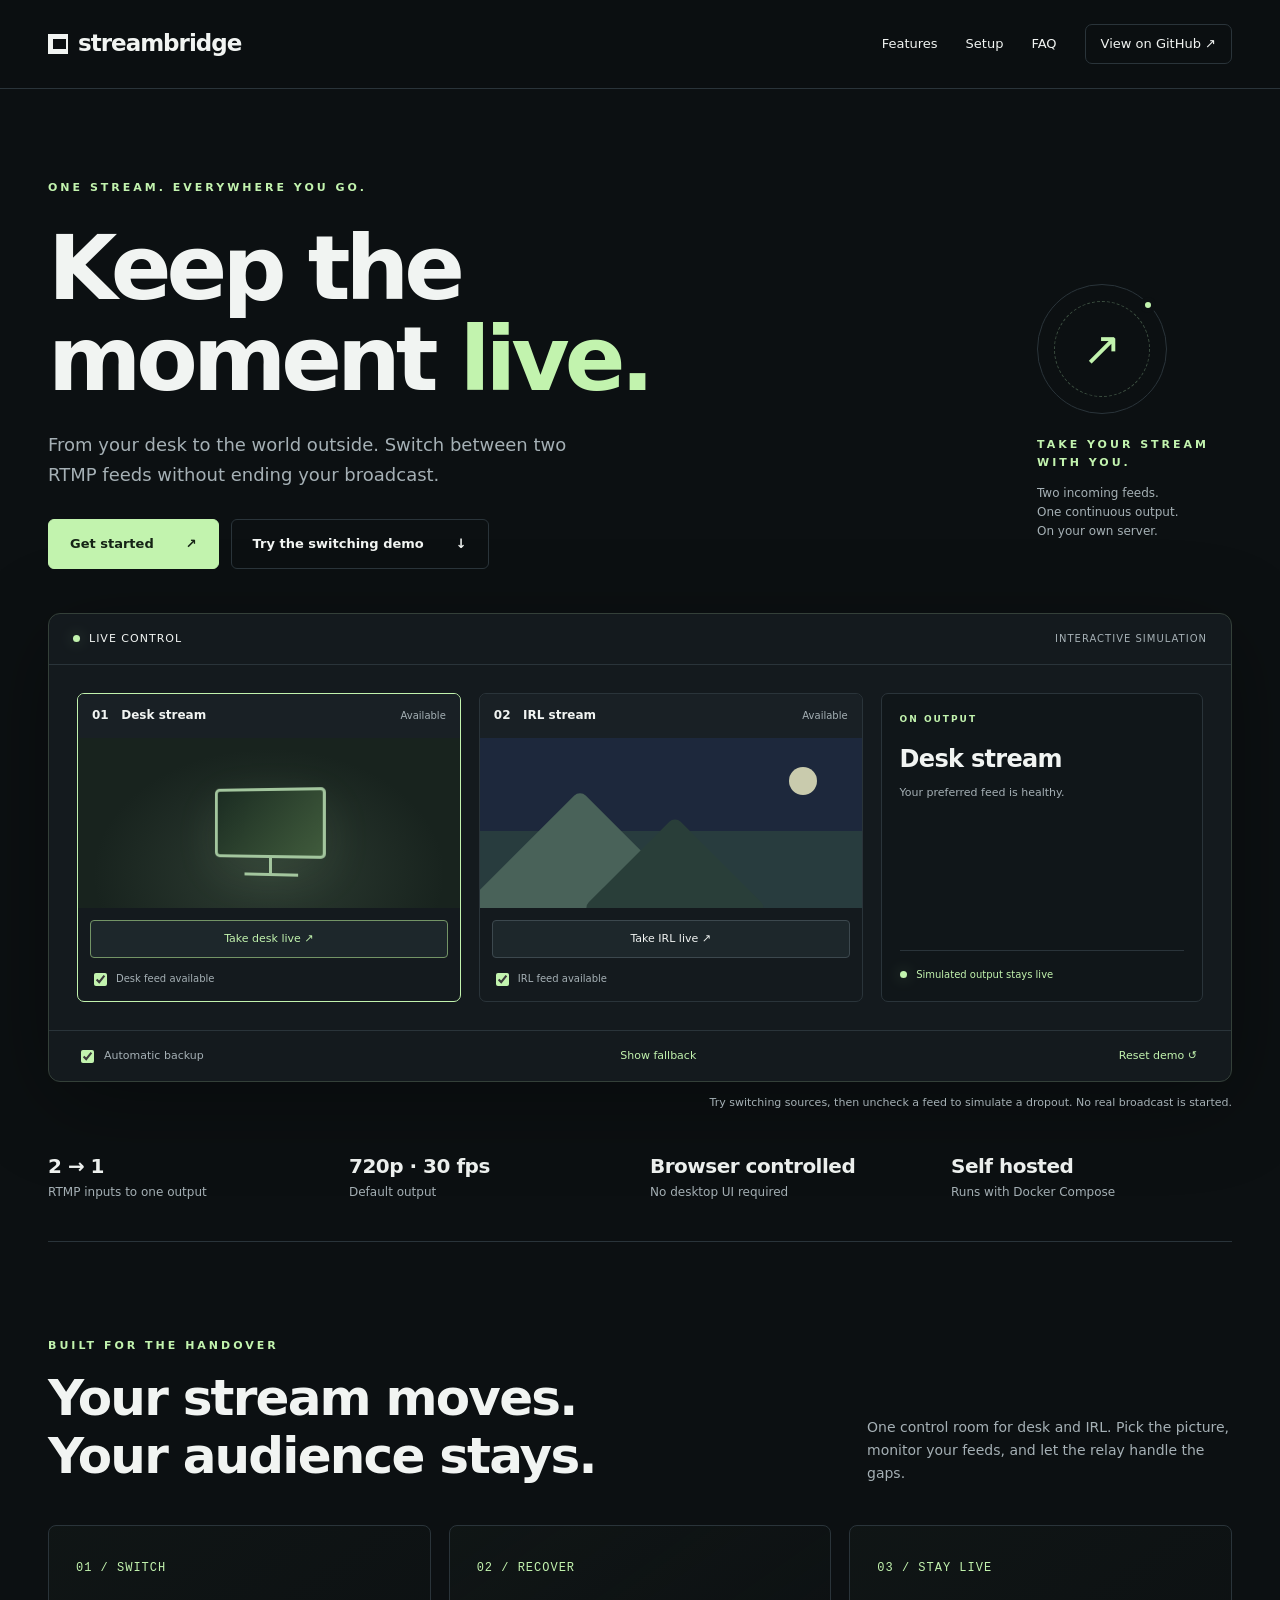
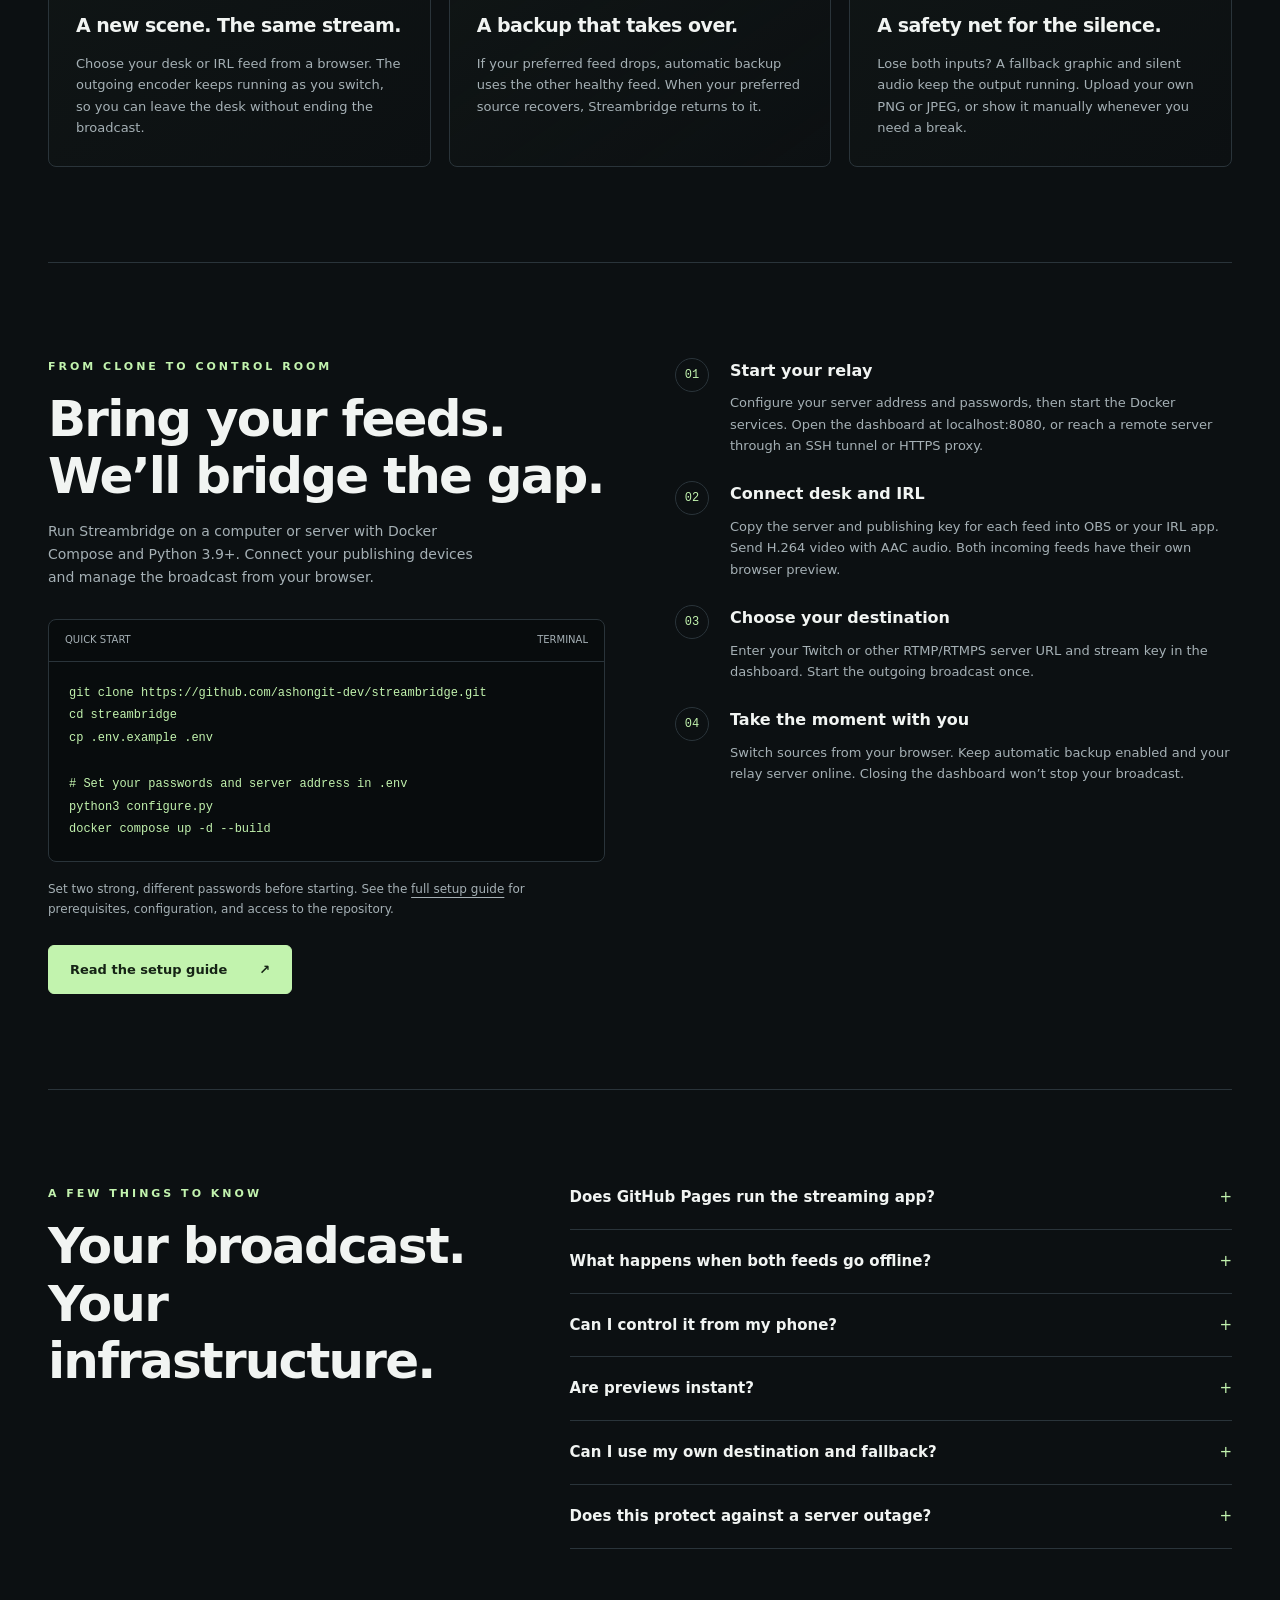
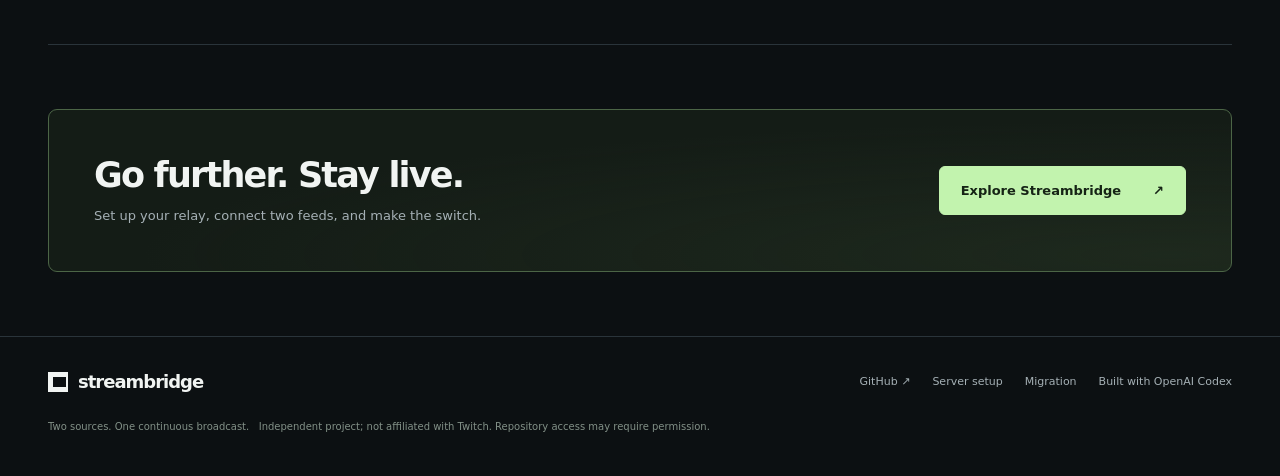
<file: docs/index.html>
<!doctype html>
<html lang="en">
<head>
<meta charset="utf-8"><meta name="viewport" content="width=device-width,initial-scale=1">
<meta name="theme-color" content="#0c1012">
<meta name="description" content="Streambridge keeps your broadcast with you. Switch between desk and IRL RTMP feeds from your browser, with automatic backup and a fallback graphic.">
<title>Streambridge — Keep the moment live.</title>
<style>
:root{color-scheme:dark;--bg:#0c1012;--panel:#141a1e;--line:#2a343a;--ink:#f1f4f2;--muted:#a5b0b5;--green:#c2f3ae;--violet:#b9a9f7}*{box-sizing:border-box}html{scroll-behavior:smooth;scroll-padding-top:100px}body{margin:0;background:var(--bg);color:var(--ink);font:16px/1.65 system-ui,-apple-system,BlinkMacSystemFont,"Segoe UI",sans-serif}a{color:inherit;text-decoration:none}a,button,summary{touch-action:manipulation}button{font:inherit}button,a,summary{outline-offset:6px}a:focus-visible,button:focus-visible,summary:focus-visible{outline:2px solid var(--green)}.wrap{width:min(1184px,calc(100% - 48px));margin:auto}.skip{position:fixed;top:-70px;left:12px;background:var(--green);color:#101510;padding:10px;z-index:20}.skip:focus{top:12px}header{border-bottom:1px solid var(--line);background:rgba(12,16,18,.96);position:sticky;top:0;z-index:10}.nav{display:flex;align-items:center;justify-content:space-between;gap:20px;min-height:88px}.brand{font-size:23px;font-weight:800;letter-spacing:-1px;display:flex;align-items:center;gap:10px}.mark{width:20px;height:20px;border:5px solid var(--ink);border-right-width:2px;display:inline-block}.navlinks{display:flex;align-items:center;gap:28px;font-size:13px}.navlinks>a:hover,footer a:hover{color:var(--green)}.navcta{border:1px solid var(--line);border-radius:7px;padding:8px 15px}.eyebrow{text-transform:uppercase;letter-spacing:3px;color:var(--green);font-size:11px;font-weight:750;display:block}.hero{padding:90px 0 0;position:relative}.hero-top{display:flex;align-items:center;justify-content:space-between;gap:32px}.hero h1{font-size:clamp(52px,7vw,92px);line-height:1.01;letter-spacing:-5px;margin:26px 0;max-width:800px;font-weight:750}.hero h1 span{color:var(--green)}.intro{max-width:560px;color:var(--muted);font-size:18px}.hero-side{width:195px;padding-top:45px;flex-shrink:0}.orbit{height:130px;width:130px;border:1px solid var(--line);border-radius:50%;display:grid;place-items:center;position:relative;margin-bottom:22px}.orbit:before{content:"";inset:16px;position:absolute;border:1px dashed #3c4f40;border-radius:50%}.orbit span{font-size:47px;color:var(--green)}.orbit i{position:absolute;background:var(--green);border:5px solid var(--bg);width:16px;height:16px;border-radius:50%;top:12px;right:10px}.hero-side p{color:var(--muted);font-size:12px;line-height:1.6;max-width:170px}.actions{display:flex;gap:12px;margin:30px 0 44px;flex-wrap:wrap}.btn{padding:13px 21px;border-radius:6px;display:inline-flex;align-items:center;justify-content:space-between;gap:32px;font-size:13px;font-weight:700;border:1px solid var(--line);background:transparent;color:var(--ink);cursor:pointer}.btn.primary{background:var(--green);color:#152315;border-color:var(--green)}.btn:hover{filter:brightness(1.1);transform:translateY(-1px)}.statusdot{width:7px;height:7px;border-radius:50%;background:var(--green);display:inline-block;box-shadow:0 0 16px #c2f3ae55}.console{border:1px solid #344039;border-radius:12px;overflow:hidden;box-shadow:0 20px 90px #0005;background:var(--panel)}.consolebar{display:flex;align-items:center;justify-content:space-between;border-bottom:1px solid var(--line);padding:16px 24px;font-size:11px;letter-spacing:1px}.consolebar .label{display:flex;align-items:center;gap:9px}.demo-tag{color:var(--muted);font-size:10px;letter-spacing:1px}.consolebody{padding:28px;display:grid;grid-template-columns:1fr 1fr .84fr;gap:18px}.feed{border:1px solid var(--line);border-radius:7px;overflow:hidden;transition:border-color .2s}.feed.active{border-color:var(--green)}.feedtop{padding:12px 14px;font-size:12px;display:flex;justify-content:space-between;align-items:center;background:#192025}.feedtop small{font-size:10px;color:var(--muted)}.picture{height:170px;display:flex;align-items:center;justify-content:center;position:relative;overflow:hidden;background:#202830}.desk-art{background:radial-gradient(ellipse at 50% 80%,#5f77614d,transparent 65%),#18231e}.screen{width:112px;height:70px;border:3px solid #a3c69e;border-radius:5px;background:linear-gradient(130deg,#1b2c22,#405b3c);box-shadow:0 15px 50px #c2f3ae15;position:relative;transform:perspective(300px) rotateY(-8deg)}.screen:before{content:"";position:absolute;width:3px;height:17px;background:#a3c69e;bottom:-20px;left:50%}.screen:after{content:"";position:absolute;width:54px;height:3px;background:#a3c69e;bottom:-21px;left:28px}.landscape{background:linear-gradient(#1d283c 55%,#283c3e 55%);isolation:isolate}.mountain{width:160px;height:160px;background:#496259;transform:rotate(45deg);position:absolute;top:85px;left:20px;border-radius:8px}.mountain.two{width:130px;height:130px;left:130px;top:105px;background:#293e39}.moon{height:28px;width:28px;border-radius:50%;background:#c9cbad;position:absolute;top:29px;right:45px}.feed.offline .picture{filter:grayscale(1);opacity:.32}.feed.offline .picture:after{content:"Feed unavailable";position:absolute;background:#101418e8;color:white;font-size:12px;padding:10px 15px;z-index:2}.feedfoot{padding:12px;display:flex;gap:7px}.take{flex:1;background:#1d272b;color:var(--ink);border:1px solid #3c484e;border-radius:4px;padding:9px;font-size:11px;cursor:pointer}.take[aria-pressed=true]{color:var(--green);border-color:#739466}.connection{display:flex;gap:6px;align-items:center;padding:0 12px 12px;color:var(--muted);font-size:10px}.connection input{accent-color:var(--green)}.program{background:#101619;border-radius:7px;padding:18px;border:1px solid var(--line);display:flex;flex-direction:column;justify-content:space-between}.program .eyebrow{font-size:9px;letter-spacing:2px}.program h3{font-size:24px;letter-spacing:-.7px;margin:13px 0 4px}.program p{font-size:11px;color:var(--muted);margin:0}.broadcast-pill{font-size:10px;color:var(--green);border-top:1px solid var(--line);padding-top:16px;margin-top:20px}.consolebottom{padding:15px 28px;border-top:1px solid var(--line);display:flex;gap:16px;justify-content:space-between;align-items:center;font-size:11px;color:var(--muted)}.consolebottom label{display:flex;gap:7px;align-items:center}.consolebottom input{accent-color:var(--green)}.reset{border:0;background:transparent;color:var(--green);font-size:11px;cursor:pointer}.demohint{font-size:11px;color:var(--muted);margin:12px 0 0;text-align:right}.specs{display:grid;grid-template-columns:repeat(4,1fr);border-bottom:1px solid var(--line);padding:38px 0;gap:20px}.specs div{font-size:12px;color:var(--muted)}.specs strong{font-size:20px;color:var(--ink);font-weight:600;display:block;letter-spacing:-.5px}section.content{padding:95px 0;border-bottom:1px solid var(--line)}.sectionhead{display:flex;justify-content:space-between;gap:50px;align-items:end;margin-bottom:40px}h2{font-size:clamp(32px,4vw,50px);line-height:1.15;letter-spacing:-1.8px;margin:15px 0 0;font-weight:650}.sectionhead p{max-width:365px;font-size:14px;color:var(--muted);margin:0}.features{display:grid;grid-template-columns:repeat(3,1fr);gap:18px}.feature{border:1px solid var(--line);border-radius:8px;padding:27px;background:linear-gradient(145deg,#17201c55,transparent)}.feature .num{color:var(--green);font:12px monospace;letter-spacing:1px}.feature h3{font-size:19px;letter-spacing:-.5px;margin:30px 0 12px}.feature p{font-size:13px;color:var(--muted);margin:0}.how{display:grid;grid-template-columns:1fr 1fr;gap:70px;align-items:start}.steps{list-style:none;padding:0;margin:0;counter-reset:step}.steps li{counter-increment:step;padding:0 0 25px 55px;position:relative}.steps li:before{content:"0" counter(step);position:absolute;left:0;top:0;color:var(--green);font:12px monospace;border:1px solid var(--line);border-radius:50%;width:32px;height:32px;display:grid;place-items:center}.steps h3{font-size:16px;margin:0 0 8px}.steps p{font-size:13px;color:var(--muted);margin:0}.terminal{background:#080c0d;border:1px solid var(--line);border-radius:8px;overflow:hidden;margin-top:30px}.terminalhead{padding:12px 16px;font-size:10px;color:var(--muted);border-bottom:1px solid var(--line);display:flex;justify-content:space-between}.terminal pre{font:12px/1.9 ui-monospace,SFMono-Regular,Consolas,monospace;padding:20px;overflow-x:auto;margin:0;color:var(--green)}.setupnote{font-size:12px;color:var(--muted);margin:18px 0 25px}.setupnote a{text-decoration:underline;text-underline-offset:4px}.setupintro{max-width:430px;color:var(--muted);font-size:14px}.faq{display:grid;grid-template-columns:.8fr 1.2fr;gap:80px}.questions details{border-bottom:1px solid var(--line);padding:19px 0}.questions details:first-child{padding-top:0}.questions summary{cursor:pointer;font-size:15px;font-weight:600;list-style:none;display:flex;justify-content:space-between;gap:15px}.questions summary:after{content:"+";font-weight:400;color:var(--green)}.questions details[open] summary:after{content:"−"}.questions p{font-size:13px;color:var(--muted);margin:14px 0 0;max-width:550px}.outro{margin:64px 0;padding:45px;border:1px solid #4c6546;border-radius:9px;background:radial-gradient(ellipse at 95% 90%,#31432c55,transparent 65%),#141c16;display:flex;justify-content:space-between;gap:35px;align-items:center}.outro h2{font-size:35px;margin:0 0 10px}.outro p{color:var(--muted);font-size:13px;margin:0}footer{border-top:1px solid var(--line);padding:30px 0 40px}.footerinner{display:flex;align-items:center;justify-content:space-between;gap:25px}.footerinner .brand{font-size:18px}.footerlinks{font-size:11px;color:var(--muted);display:flex;gap:22px;flex-wrap:wrap}.footnote{font-size:10px;color:#829087;margin:22px 0 0}.noscript{padding:12px;color:var(--muted);font-size:12px}.sr-only{position:absolute;width:1px;height:1px;padding:0;overflow:hidden;clip:rect(0,0,0,0);white-space:nowrap;border:0}
@media(max-width:850px){.hero{padding-top:60px}.hero-side{display:none}.consolebody{grid-template-columns:1fr 1fr;padding:18px}.program{grid-column:1/-1;display:block}.program h3{font-size:21px;margin:8px 0}.broadcast-pill{margin-top:12px;padding-top:10px}.features{grid-template-columns:1fr}.feature h3{margin-top:18px}.how,.faq{grid-template-columns:1fr;gap:35px}.sectionhead{display:block}.sectionhead p{margin-top:22px}.outro{display:block}.outro .btn{margin-top:25px}.footerinner{align-items:start;flex-direction:column}}
@media(max-width:520px){.wrap{width:calc(100% - 32px)}.nav{min-height:72px}.brand{font-size:20px}.navlinks{gap:12px}.navlinks .hide-small{display:none}.navcta{padding:7px 10px;font-size:11px}.hero h1{letter-spacing:-3px;font-size:54px}.intro{font-size:16px}.consolebar{padding:13px 14px}.consolebody{grid-template-columns:1fr;gap:14px;padding:14px}.picture{height:150px}.consolebottom{padding:14px;flex-wrap:wrap;gap:10px}.demo-tag{font-size:8px}.specs{grid-template-columns:1fr 1fr;gap:22px}.specs strong{font-size:18px}section.content{padding:60px 0}.outro{padding:28px}.outro h2{font-size:30px}.demohint{text-align:left}.terminal pre{font-size:10px}}
@media(prefers-reduced-motion:reduce){html{scroll-behavior:auto}*,*:before,*:after{transition:none!important;animation:none!important}}
</style>
</head>
<body>
<a class="skip" href="#main">Skip to content</a>
<header><nav class="nav wrap" aria-label="Main navigation"><a href="#" class="brand" aria-label="Streambridge home"><span class="mark" aria-hidden="true"></span>streambridge</a><div class="navlinks"><a class="hide-small" href="#features">Features</a><a class="hide-small" href="#setup">Setup</a><a class="hide-small" href="#faq">FAQ</a><a class="navcta" href="https://github.com/ashongit-dev/streambridge">View on GitHub ↗</a></div></nav></header>
<main id="main"><div class="wrap">
<section class="hero" aria-labelledby="hero-title"><div class="hero-top"><div><span class="eyebrow">One stream. Everywhere you go.</span><h1 id="hero-title">Keep the<br>moment <span>live.</span></h1><p class="intro">From your desk to the world outside. Switch between two RTMP feeds without ending your broadcast.</p><div class="actions"><a class="btn primary" href="#setup">Get started <span aria-hidden="true">↗</span></a><a class="btn" href="#demo">Try the switching demo <span aria-hidden="true">↓</span></a></div></div><aside class="hero-side" aria-label="Self-hosted browser control"><div class="orbit" aria-hidden="true"><span>↗</span><i></i></div><span class="eyebrow">Take your stream<br>with you.</span><p>Two incoming feeds.<br>One continuous output.<br>On your own server.</p></aside></div>
<div id="demo" class="console" role="region" aria-label="Interactive switching simulation"><div class="consolebar"><span class="label"><span class="statusdot" aria-hidden="true"></span> LIVE CONTROL</span><span class="demo-tag">INTERACTIVE SIMULATION</span></div><div class="consolebody"><div class="feed active" id="desk-card"><div class="feedtop"><strong>01 &nbsp; Desk stream</strong><small id="desk-health">Available</small></div><div class="picture desk-art" aria-hidden="true"><div class="screen"></div></div><div class="feedfoot"><button type="button" class="take" id="take-desk" aria-pressed="true">Take desk live ↗</button></div><label class="connection"><input id="desk-available" type="checkbox" checked> Desk feed available</label></div><div class="feed" id="irl-card"><div class="feedtop"><strong>02 &nbsp; IRL stream</strong><small id="irl-health">Available</small></div><div class="picture landscape" aria-hidden="true"><span class="moon"></span><div class="mountain"></div><div class="mountain two"></div></div><div class="feedfoot"><button type="button" class="take" id="take-irl" aria-pressed="false">Take IRL live ↗</button></div><label class="connection"><input id="irl-available" type="checkbox" checked> IRL feed available</label></div><div class="program"><div><span class="eyebrow">On output</span><h3 id="program-name">Desk stream</h3><p id="program-reason">Your preferred feed is healthy.</p></div><div class="broadcast-pill"><span class="statusdot" aria-hidden="true"></span> &nbsp; Simulated output stays live</div></div></div><div class="consolebottom"><label><input id="auto-backup" type="checkbox" checked> Automatic backup</label><button class="reset" type="button" id="force-fallback">Show fallback</button><button class="reset" type="button" id="reset-demo">Reset demo ↺</button></div><p id="demo-announcement" class="sr-only" role="status" aria-live="polite"></p><noscript><p class="noscript">Enable JavaScript to try the switching simulation. The documentation below works without JavaScript.</p></noscript></div><p class="demohint">Try switching sources, then uncheck a feed to simulate a dropout. No real broadcast is started.</p>
</section>
<div class="specs" aria-label="Application defaults"><div><strong>2 → 1</strong>RTMP inputs to one output</div><div><strong>720p · 30 fps</strong>Default output</div><div><strong>Browser controlled</strong>No desktop UI required</div><div><strong>Self hosted</strong>Runs with Docker Compose</div></div>
<section class="content" id="features"><div class="sectionhead"><div><span class="eyebrow">Built for the handover</span><h2>Your stream moves.<br>Your audience stays.</h2></div><p>One control room for desk and IRL. Pick the picture, monitor your feeds, and let the relay handle the gaps.</p></div><div class="features"><article class="feature"><span class="num">01 / SWITCH</span><h3>A new scene. The same stream.</h3><p>Choose your desk or IRL feed from a browser. The outgoing encoder keeps running as you switch, so you can leave the desk without ending the broadcast.</p></article><article class="feature"><span class="num">02 / RECOVER</span><h3>A backup that takes over.</h3><p>If your preferred feed drops, automatic backup uses the other healthy feed. When your preferred source recovers, Streambridge returns to it.</p></article><article class="feature"><span class="num">03 / STAY LIVE</span><h3>A safety net for the silence.</h3><p>Lose both inputs? A fallback graphic and silent audio keep the output running. Upload your own PNG or JPEG, or show it manually whenever you need a break.</p></article></div></section>
<section class="content" id="setup"><div class="how"><div><span class="eyebrow">From clone to control room</span><h2>Bring your feeds.<br>We’ll bridge the gap.</h2><p class="setupintro">Run Streambridge on a computer or server with Docker Compose and Python 3.9+. Connect your publishing devices and manage the broadcast from your browser.</p><div class="terminal"><div class="terminalhead"><span>QUICK START</span><span>TERMINAL</span></div><pre><code>git clone https://github.com/ashongit-dev/streambridge.git
cd streambridge
cp .env.example .env

# Set your passwords and server address in .env
python3 configure.py
docker compose up -d --build</code></pre></div><p class="setupnote">Set two strong, different passwords before starting. See the <a href="https://github.com/ashongit-dev/streambridge#quick-start">full setup guide</a> for prerequisites, configuration, and access to the repository.</p><a class="btn primary" href="https://github.com/ashongit-dev/streambridge#quick-start">Read the setup guide <span aria-hidden="true">↗</span></a></div><ol class="steps"><li><h3>Start your relay</h3><p>Configure your server address and passwords, then start the Docker services. Open the dashboard at localhost:8080, or reach a remote server through an SSH tunnel or HTTPS proxy.</p></li><li><h3>Connect desk and IRL</h3><p>Copy the server and publishing key for each feed into OBS or your IRL app. Send H.264 video with AAC audio. Both incoming feeds have their own browser preview.</p></li><li><h3>Choose your destination</h3><p>Enter your Twitch or other RTMP/RTMPS server URL and stream key in the dashboard. Start the outgoing broadcast once.</p></li><li><h3>Take the moment with you</h3><p>Switch sources from your browser. Keep automatic backup enabled and your relay server online. Closing the dashboard won’t stop your broadcast.</p></li></ol></div></section>
<section class="content" id="faq"><div class="faq"><div><span class="eyebrow">A few things to know</span><h2>Your broadcast.<br>Your infrastructure.</h2></div><div class="questions"><details><summary>Does GitHub Pages run the streaming app?</summary><p>This is the product website. The RTMP relay, encoder, and live control dashboard run on your own Docker host. GitHub Pages serves this static website.</p></details><details><summary>What happens when both feeds go offline?</summary><p>Streambridge selects the fallback graphic with silent audio while keeping the outgoing encoder running. It can return to your preferred feed after recovery. The relay server and its connection to the destination must remain online.</p></details><details><summary>Can I control it from my phone?</summary><p>Yes. The dashboard works in a browser. For a remote server, use a trusted VPN or an HTTPS reverse proxy. The dashboard binds to localhost by default; the setup guide explains remote access.</p></details><details><summary>Are previews instant?</summary><p>No. Incoming previews use HLS and run a few seconds behind. Switching happens at the relay, so the preview is not a frame-accurate view of the outgoing cut.</p></details><details><summary>Can I use my own destination and fallback?</summary><p>Yes. Enter an RTMP or RTMPS server and stream key in the web UI. Upload a PNG or JPEG fallback graphic up to 8 MB, fitted to the 16:9 canvas. Changing destinations requires stopping the current output first.</p></details><details><summary>Does this protect against a server outage?</summary><p>The fallback protects against input-feed loss. A relay-server outage, outgoing network failure, or destination-platform outage can still interrupt or end a broadcast.</p></details></div></div></section>
<section class="outro" aria-labelledby="outro-title"><div><h2 id="outro-title">Go further. Stay live.</h2><p>Set up your relay, connect two feeds, and make the switch.</p></div><a class="btn primary" href="https://github.com/ashongit-dev/streambridge">Explore Streambridge <span aria-hidden="true">↗</span></a></section>
</div></main>
<footer><div class="wrap"><div class="footerinner"><a href="#" class="brand"><span class="mark" aria-hidden="true"></span>streambridge</a><div class="footerlinks"><a href="https://github.com/ashongit-dev/streambridge">GitHub ↗</a><a href="https://github.com/ashongit-dev/streambridge#server-deployment">Server setup</a><a href="https://github.com/ashongit-dev/streambridge#backups-and-migration">Migration</a><a href="https://github.com/ashongit-dev/streambridge#credits">Built with OpenAI Codex</a></div></div><p class="footnote">Two sources. One continuous broadcast. &nbsp; Independent project; not affiliated with Twitch. Repository access may require permission.</p></div></footer>
<script>
(()=>{'use strict';const $=id=>document.getElementById(id);let preferred='desk';function render(){const available={desk:$('desk-available').checked,irl:$('irl-available').checked};const other=preferred==='desk'?'irl':'desk';let output='fallback';let reason='Both feeds are unavailable. Your safety net takes over.';if(preferred==='fallback'){reason='Fallback is selected manually. Choose a feed to return.';}else if(available[preferred]){output=preferred;reason='Your preferred feed is healthy.';}else if($('auto-backup').checked&&available[other]){output=other;reason='Your preferred feed dropped. Automatic backup takes over.';}else if(available[other]){reason='Automatic backup is off. The fallback keeps the output running.';}for(const feed of ['desk','irl']){$(feed+'-card').classList.toggle('active',output===feed);$(feed+'-card').classList.toggle('offline',!available[feed]);$(feed+'-health').textContent=available[feed]?'Available':'Offline';$('take-'+feed).setAttribute('aria-pressed',String(preferred===feed));}$('program-name').textContent={desk:'Desk stream',irl:'IRL stream',fallback:'Fallback graphic'}[output];$('program-reason').textContent=reason;$('demo-announcement').textContent=$('program-name').textContent+'. '+reason;}
for(const feed of ['desk','irl']){$('take-'+feed).addEventListener('click',()=>{preferred=feed;render();});$(feed+'-available').addEventListener('change',render);}$('auto-backup').addEventListener('change',render);$('force-fallback').addEventListener('click',()=>{preferred='fallback';render();});$('reset-demo').addEventListener('click',()=>{preferred='desk';for(const id of ['desk-available','irl-available','auto-backup'])$(id).checked=true;render();});render();})();
</script>
</body></html>
</file>
